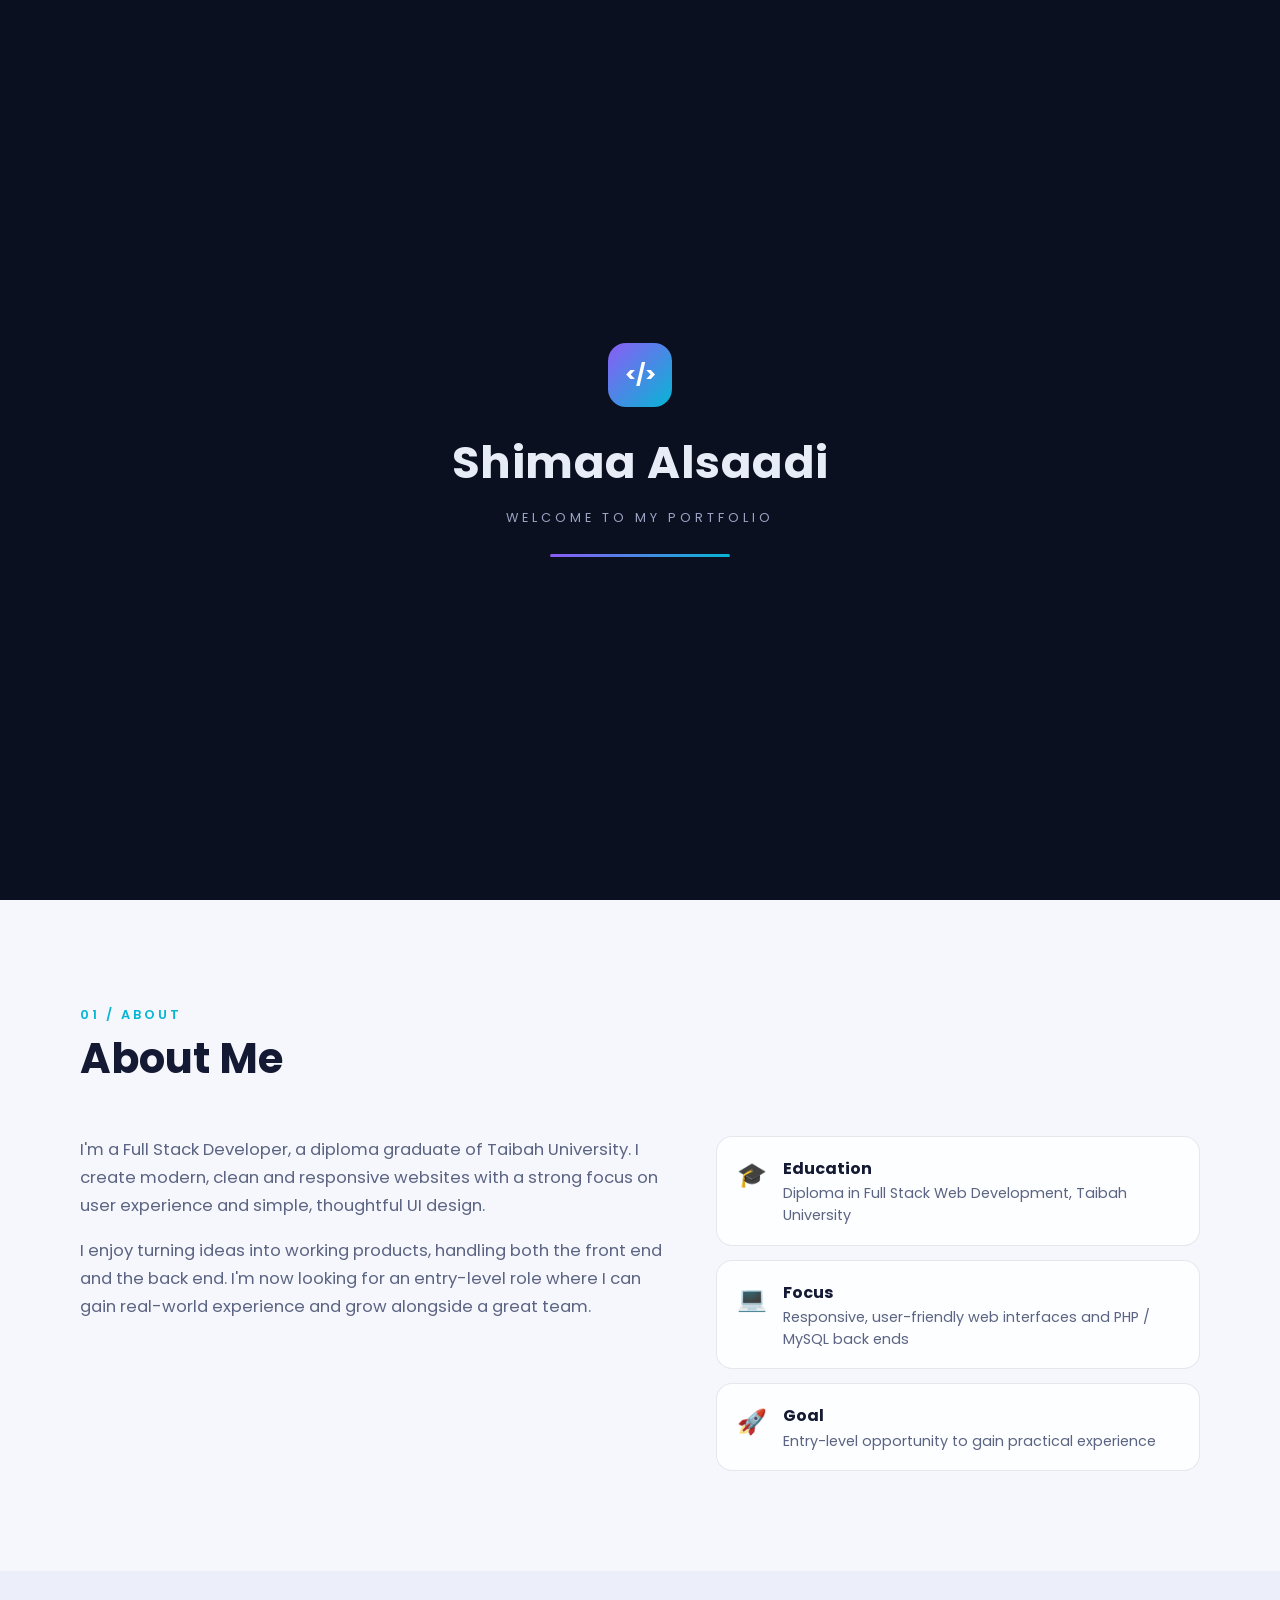
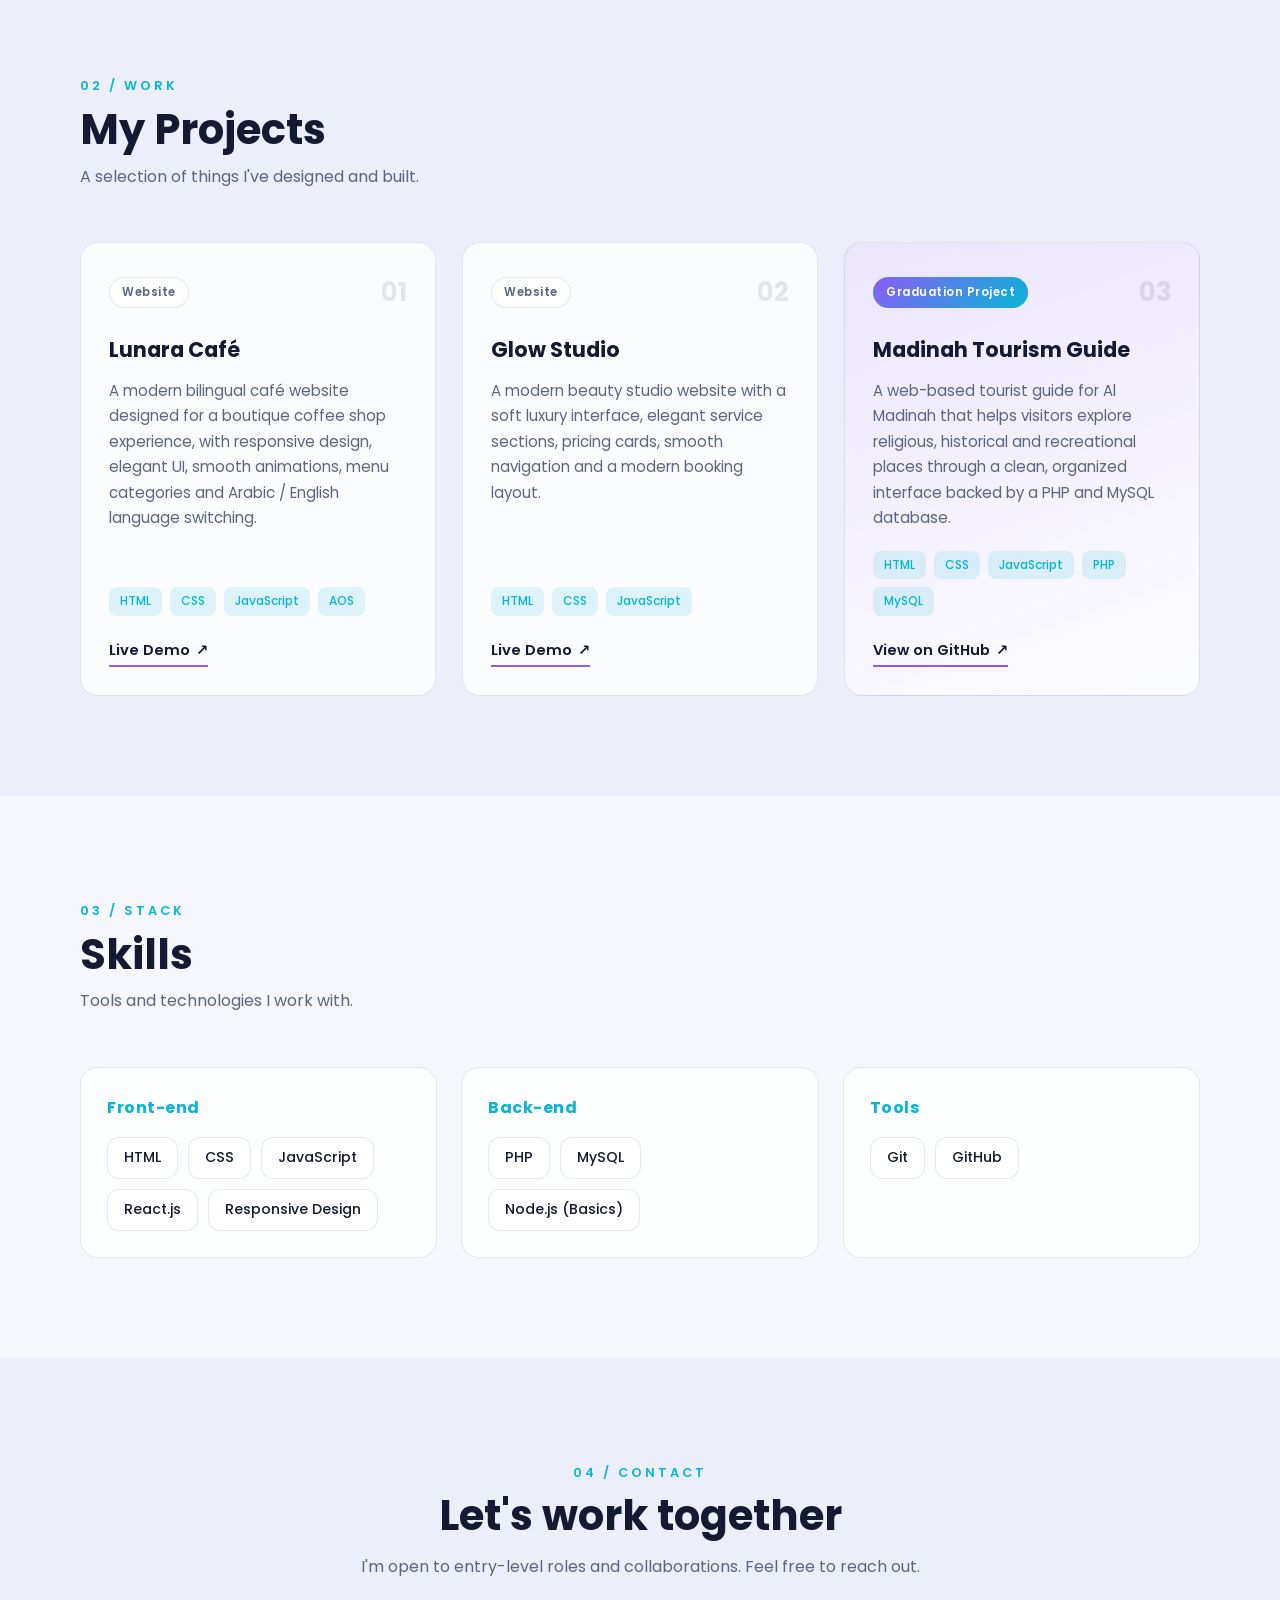
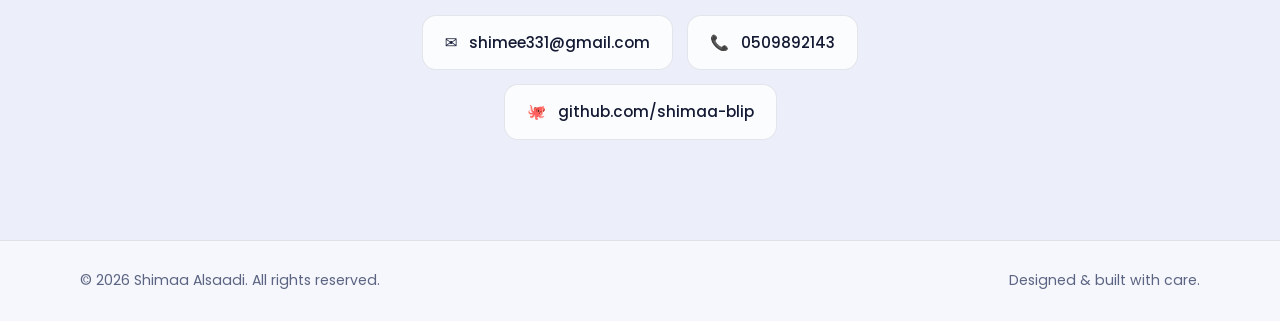
<file: index.html>
<!DOCTYPE html>
<html lang="en" data-theme="dark">
<head>
  <meta charset="UTF-8">
  <meta name="viewport" content="width=device-width, initial-scale=1.0">
  <title>Shimaa Alsaadi | Full Stack Developer</title>
  <meta name="description" content="Portfolio of Shimaa Alsaadi, a Full Stack Developer building clean, responsive and user-focused web applications with HTML, CSS, JavaScript, PHP and MySQL.">
  <meta name="author" content="Shimaa Alsaadi">
  <meta name="theme-color" content="#0b1020">

  <!-- Open Graph -->
  <meta property="og:type" content="website">
  <meta property="og:title" content="Shimaa Alsaadi | Full Stack Developer">
  <meta property="og:description" content="Clean, responsive and user-focused web applications.">

  <link rel="preconnect" href="https://fonts.googleapis.com">
  <link rel="preconnect" href="https://fonts.gstatic.com" crossorigin>
  <link href="https://fonts.googleapis.com/css2?family=Poppins:wght@300;400;500;600;700&display=swap" rel="stylesheet">
  <link rel="stylesheet" href="style.css">
  <noscript><style>#welcome-screen{display:none!important}.reveal{opacity:1!important;transform:none!important}</style></noscript>
</head>

<body>

  <!-- Welcome screen -->
  <div id="welcome-screen" aria-hidden="true">
    <div class="welcome-inner">
      <span class="welcome-logo">&lt;/&gt;</span>
      <h1>Shimaa Alsaadi</h1>
      <p>Welcome to my portfolio</p>
      <div class="welcome-bar"><span></span></div>
    </div>
  </div>

  <a class="skip-link" href="#main">Skip to content</a>
  <div class="scroll-progress" id="scrollProgress"></div>

  <header class="site-header" id="siteHeader">
    <div class="container header-inner">
      <a href="#home" class="logo" aria-label="Shimaa Alsaadi - Home">
        <span class="logo-mark">S</span>
        <span class="logo-text">Shimaa<span class="dot">.</span></span>
      </a>

      <nav class="nav" id="nav" aria-label="Main navigation">
        <a href="#home" class="nav-link">Home</a>
        <a href="#about" class="nav-link">About</a>
        <a href="#projects" class="nav-link">Projects</a>
        <a href="#skills" class="nav-link">Skills</a>
        <a href="#contact" class="nav-link">Contact</a>
      </nav>

      <div class="header-actions">
        <button class="icon-btn" id="themeToggle" type="button" aria-label="Toggle light and dark theme">
          <svg class="icon-sun" viewBox="0 0 24 24" width="20" height="20" fill="none" stroke="currentColor" stroke-width="2" stroke-linecap="round" stroke-linejoin="round"><circle cx="12" cy="12" r="4"/><path d="M12 2v2M12 20v2M4.9 4.9l1.4 1.4M17.7 17.7l1.4 1.4M2 12h2M20 12h2M4.9 19.1l1.4-1.4M17.7 6.3l1.4-1.4"/></svg>
          <svg class="icon-moon" viewBox="0 0 24 24" width="20" height="20" fill="none" stroke="currentColor" stroke-width="2" stroke-linecap="round" stroke-linejoin="round"><path d="M21 12.8A9 9 0 1 1 11.2 3a7 7 0 0 0 9.8 9.8z"/></svg>
        </button>
        <button class="icon-btn menu-btn" id="menuToggle" type="button" aria-label="Open menu" aria-expanded="false" aria-controls="nav">
          <span></span><span></span><span></span>
        </button>
      </div>
    </div>
  </header>

  <main id="main">

    <!-- HERO -->
    <section class="hero" id="home">
      <div class="hero-bg" aria-hidden="true">
        <span class="blob blob-1"></span>
        <span class="blob blob-2"></span>
        <span class="grid-overlay"></span>
      </div>

      <div class="container hero-inner">
        <div class="hero-text reveal">
          <span class="badge"><span class="pulse"></span> Open to entry-level opportunities</span>
          <h2 class="hero-title">Hello, I'm <span class="gradient-text">Shimaa</span></h2>
          <p class="hero-role">
            <span id="typed" aria-live="polite">Full Stack Developer</span><span class="cursor" aria-hidden="true">|</span>
          </p>
          <p class="hero-desc">
            I build clean, fast and responsive web applications, from polished interfaces
            to the PHP and MySQL logic behind them.
          </p>

          <div class="hero-buttons">
            <a class="btn btn-primary" href="#projects">View My Work</a>
            <a class="btn btn-ghost" href="shimaa-cv.pdf" target="_blank" rel="noopener noreferrer">View CV</a>
            <a class="btn btn-ghost" href="https://github.com/shimaa-blip" target="_blank" rel="noopener noreferrer">GitHub</a>
          </div>

          <ul class="hero-stats">
            <li><strong data-count="3">0</strong><span>Projects</span></li>
            <li><strong data-count="8">0</strong><span>Technologies</span></li>
            <li><strong data-count="2">0</strong><span>Languages (AR / EN)</span></li>
          </ul>
        </div>

        <div class="hero-visual reveal" aria-hidden="true">
          <div class="code-window">
            <div class="code-bar"><i></i><i></i><i></i><span>developer.js</span></div>
<pre><code><span class="c-k">const</span> <span class="c-v">shimaa</span> = {
  <span class="c-p">role</span>: <span class="c-s">"Full Stack Developer"</span>,
  <span class="c-p">frontend</span>: [<span class="c-s">"HTML"</span>, <span class="c-s">"CSS"</span>, <span class="c-s">"JS"</span>, <span class="c-s">"React"</span>],
  <span class="c-p">backend</span>: [<span class="c-s">"PHP"</span>, <span class="c-s">"MySQL"</span>, <span class="c-s">"Node.js"</span>],
  <span class="c-p">location</span>: <span class="c-s">"Madinah, KSA"</span>,
  <span class="c-p">learning</span>: <span class="c-k">true</span>,
  <span class="c-p">hireable</span>: <span class="c-k">true</span>
};</code></pre>
          </div>
        </div>
      </div>

      <a href="#about" class="scroll-hint" aria-label="Scroll to About section"><span></span></a>
    </section>

    <!-- ABOUT -->
    <section class="section" id="about">
      <div class="container">
        <div class="section-head reveal">
          <span class="eyebrow">01 / About</span>
          <h2>About Me</h2>
        </div>

        <div class="about-grid">
          <div class="about-text reveal">
            <p>
              I'm a Full Stack Developer, a diploma graduate of Taibah University.
              I create modern, clean and responsive websites with a strong focus on
              user experience and simple, thoughtful UI design.
            </p>
            <p>
              I enjoy turning ideas into working products, handling both the front end
              and the back end. I'm now looking for an entry-level role where I can gain
              real-world experience and grow alongside a great team.
            </p>
          </div>

          <ul class="about-cards reveal">
            <li><span class="ico">🎓</span><div><h3>Education</h3><p>Diploma in Full Stack Web Development, Taibah University</p></div></li>
            <li><span class="ico">💻</span><div><h3>Focus</h3><p>Responsive, user-friendly web interfaces and PHP / MySQL back ends</p></div></li>
            <li><span class="ico">🚀</span><div><h3>Goal</h3><p>Entry-level opportunity to gain practical experience</p></div></li>
          </ul>
        </div>
      </div>
    </section>

    <!-- PROJECTS -->
    <section class="section alt" id="projects">
      <div class="container">
        <div class="section-head reveal">
          <span class="eyebrow">02 / Work</span>
          <h2>My Projects</h2>
          <p>A selection of things I've designed and built.</p>
        </div>

        <div class="cards">

          <article class="card reveal">
            <div class="card-top"><span class="card-tag">Website</span><span class="card-num">01</span></div>
            <h3>Lunara Café</h3>
            <p>
              A modern bilingual café website designed for a boutique coffee shop experience,
              with responsive design, elegant UI, smooth animations, menu categories and
              Arabic / English language switching.
            </p>
            <ul class="tech">
              <li>HTML</li><li>CSS</li><li>JavaScript</li><li>AOS</li>
            </ul>
            <div class="card-links">
              <a class="project-link" href="https://shimaa-blip.github.io/lunare-cafe/" target="_blank" rel="noopener noreferrer">Live Demo <span aria-hidden="true">↗</span></a>
            </div>
          </article>

          <article class="card reveal">
            <div class="card-top"><span class="card-tag">Website</span><span class="card-num">02</span></div>
            <h3>Glow Studio</h3>
            <p>
              A modern beauty studio website with a soft luxury interface, elegant service
              sections, pricing cards, smooth navigation and a modern booking layout.
            </p>
            <ul class="tech">
              <li>HTML</li><li>CSS</li><li>JavaScript</li>
            </ul>
            <div class="card-links">
              <a class="project-link" href="https://shimaa-blip.github.io/glow/" target="_blank" rel="noopener noreferrer">Live Demo <span aria-hidden="true">↗</span></a>
            </div>
          </article>

          <article class="card featured reveal">
            <div class="card-top"><span class="card-tag accent">Graduation Project</span><span class="card-num">03</span></div>
            <h3>Madinah Tourism Guide</h3>
            <p>
              A web-based tourist guide for Al Madinah that helps visitors explore religious,
              historical and recreational places through a clean, organized interface backed
              by a PHP and MySQL database.
            </p>
            <ul class="tech">
              <li>HTML</li><li>CSS</li><li>JavaScript</li><li>PHP</li><li>MySQL</li>
            </ul>
            <div class="card-links">
              <a class="project-link" href="https://github.com/shimaa-blip/madinah-tour-guide" target="_blank" rel="noopener noreferrer">View on GitHub <span aria-hidden="true">↗</span></a>
            </div>
          </article>

        </div>
      </div>
    </section>

    <!-- SKILLS -->
    <section class="section" id="skills">
      <div class="container">
        <div class="section-head reveal">
          <span class="eyebrow">03 / Stack</span>
          <h2>Skills</h2>
          <p>Tools and technologies I work with.</p>
        </div>

        <div class="skill-groups">
          <div class="skill-group reveal">
            <h3>Front-end</h3>
            <div class="skills">
              <span>HTML</span><span>CSS</span><span>JavaScript</span><span>React.js</span><span>Responsive Design</span>
            </div>
          </div>
          <div class="skill-group reveal">
            <h3>Back-end</h3>
            <div class="skills">
              <span>PHP</span><span>MySQL</span><span>Node.js (Basics)</span>
            </div>
          </div>
          <div class="skill-group reveal">
            <h3>Tools</h3>
            <div class="skills">
              <span>Git</span><span>GitHub</span>
            </div>
          </div>
        </div>
      </div>
    </section>

    <!-- CONTACT -->
    <section class="section alt" id="contact">
      <div class="container">
        <div class="contact-box reveal">
          <span class="eyebrow">04 / Contact</span>
          <h2>Let's work together</h2>
          <p>I'm open to entry-level roles and collaborations. Feel free to reach out.</p>

          <div class="contact-links">
            <a class="contact-item" href="mailto:shimee331@gmail.com">
              <span class="ico">✉️</span><span>shimee331@gmail.com</span>
            </a>
            <a class="contact-item" href="tel:+966509892143">
              <span class="ico">📞</span><span dir="ltr">0509892143</span>
            </a>
            <a class="contact-item" href="https://github.com/shimaa-blip" target="_blank" rel="noopener noreferrer">
              <span class="ico">🐙</span><span>github.com/shimaa-blip</span>
            </a>
          </div>
        </div>
      </div>
    </section>

  </main>

  <footer class="site-footer">
    <div class="container footer-inner">
      <p>&copy; <span id="year">2026</span> Shimaa Alsaadi. All rights reserved.</p>
      <p class="muted">Designed &amp; built with care.</p>
    </div>
  </footer>

  <button class="to-top" id="toTop" type="button" aria-label="Back to top">↑</button>

  <script src="script.js"></script>
</body>
</html>
</file>
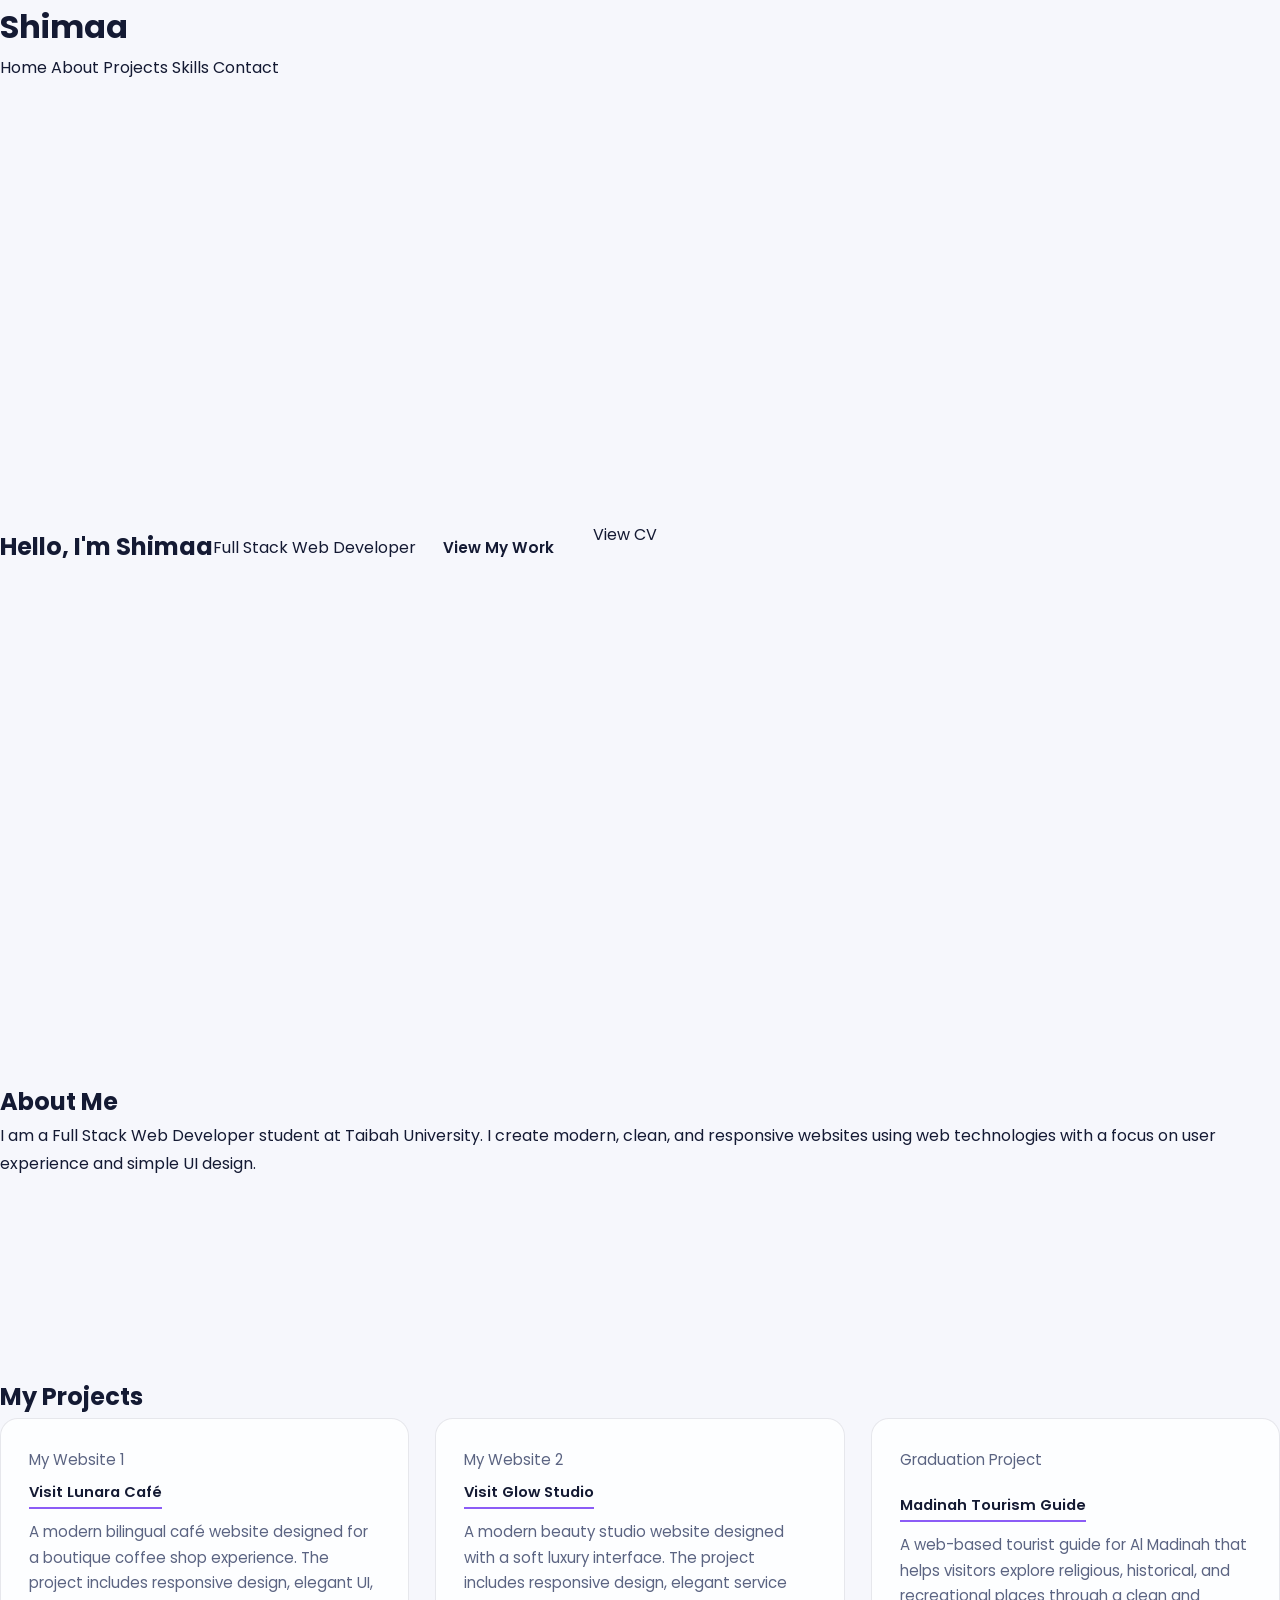
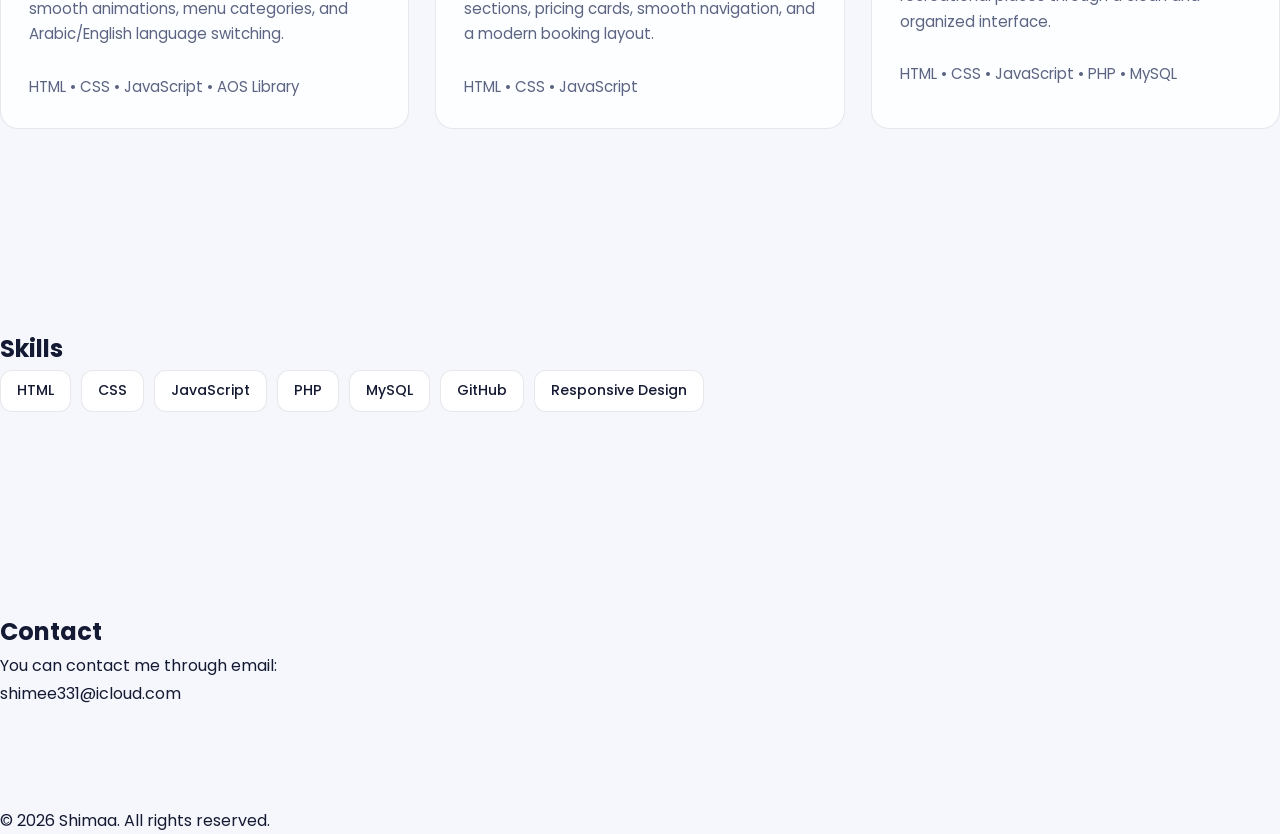
<file: indext.html>
<!DOCTYPE html>
<html lang="en">
<head>
  <meta charset="UTF-8">
  <meta name="viewport" content="width=device-width, initial-scale=1.0">
  <meta name="description" content="Personal portfolio website for showcasing projects and skills.">

  <title>Shimaa Portfolio</title>

  <link href="https://fonts.googleapis.com/css2?family=Poppins:wght@300;400;500;600;700&display=swap" rel="stylesheet">
  <link rel="stylesheet" href="style.css">
</head>

<body>

  <header>
    <h1>Shimaa</h1>

    <nav>
      <a href="#home">Home</a>
      <a href="#about">About</a>
      <a href="#projects">Projects</a>
      <a href="#skills">Skills</a>
      <a href="#contact">Contact</a>
    </nav>
  </header>

  <main>

    <section class="hero" id="home">

      <h2>Hello, I'm Shimaa</h2>

      <p>
        Full Stack Web Developer
      </p>

      <div class="hero-buttons">

        <a class="btn" href="#projects">
          View My Work
        </a>

        <a
          class="cv-btn"
          href="shimaa-cv.jpg"
          target="_blank"
          rel="noopener noreferrer"
        >
          View CV
        </a>

      </div>

    </section>

    <section class="section" id="about">

      <h2>About Me</h2>

      <p>
        I am a Full Stack Web Developer student at Taibah University.
        I create modern, clean, and responsive websites using web technologies
        with a focus on user experience and simple UI design.
      </p>

    </section>

    <section class="section" id="projects">

      <h2>My Projects</h2>

      <div class="cards">

        <div class="card">

          <p>My Website 1</p>

          <h3>
            <a
              href="https://shimaa-blip.github.io/lunare-cafe/"
              target="_blank"
              rel="noopener noreferrer"
              class="project-link"
            >
              Visit Lunara Café
            </a>
          </h3>

          <p>
            A modern bilingual café website designed for a boutique coffee shop experience.
            The project includes responsive design, elegant UI, smooth animations,
            menu categories, and Arabic/English language switching.
          </p>

          <br>

          <p>
            HTML • CSS • JavaScript • AOS Library
          </p>

        </div>

        <div class="card">

          <p>My Website 2</p>

          <h3>
            <a
              href="https://shimaa-blip.github.io/glow/"
              target="_blank"
              rel="noopener noreferrer"
              class="project-link"
            >
              Visit Glow Studio
            </a>
          </h3>

          <p>
            A modern beauty studio website designed with a soft luxury interface.
            The project includes responsive design, elegant service sections,
            pricing cards, smooth navigation, and a modern booking layout.
          </p>

          <br>

          <p>
            HTML • CSS • JavaScript
          </p>

        </div>

        <div class="card">

          <p>Graduation Project</p>

          <h3>
            <a
              href="https://github.com/shimaa-blip/madinah-tour-guide"
              target="_blank"
              rel="noopener noreferrer"
              class="project-link"
            >
              Madinah Tourism Guide
            </a>
          </h3>

          <p>
            A web-based tourist guide for Al Madinah that helps visitors explore
            religious, historical, and recreational places through a clean and organized interface.
          </p>

          <br>

          <p>
            HTML • CSS • JavaScript • PHP • MySQL
          </p>

        </div>

      </div>

    </section>

    <section class="section" id="skills">

      <h2>Skills</h2>

      <div class="skills">
        <span>HTML</span>
        <span>CSS</span>
        <span>JavaScript</span>
        <span>PHP</span>
        <span>MySQL</span>
        <span>GitHub</span>
        <span>Responsive Design</span>
      </div>

    </section>

    <section class="section" id="contact">

      <h2>Contact</h2>

      <p>
        You can contact me through email:
      </p>

      <a
        class="email-link"
        href="mailto:shimee331@icloud.com"
      >
        shimee331@icloud.com
      </a>

    </section>

  </main>

  <footer>
    <p>&copy; 2026 Shimaa. All rights reserved.</p>
  </footer>

  <script src="script.js"></script>

</body>
</html>
</file>
<file: style.css>
/* ==========================================================
   Shimaa Alsaadi - Portfolio
   ========================================================== */

:root {
  --bg: #0b1020;
  --bg-alt: #0f1630;
  --surface: rgba(255, 255, 255, 0.04);
  --surface-strong: rgba(255, 255, 255, 0.07);
  --border: rgba(255, 255, 255, 0.10);
  --text: #e8ecf7;
  --muted: #9aa4c2;
  --primary: #8b5cf6;
  --primary-2: #06b6d4;
  --grad: linear-gradient(135deg, #8b5cf6 0%, #06b6d4 100%);
  --shadow: 0 20px 50px -20px rgba(0, 0, 0, 0.6);
  --radius: 18px;
  --header-h: 72px;
  --ease: cubic-bezier(.2, .7, .2, 1);
}

[data-theme="light"] {
  --bg: #f6f7fc;
  --bg-alt: #eceffa;
  --surface: rgba(255, 255, 255, 0.8);
  --surface-strong: #ffffff;
  --border: rgba(20, 30, 70, 0.10);
  --text: #141a33;
  --muted: #5b6482;
  --shadow: 0 20px 40px -22px rgba(30, 40, 90, 0.35);
}

*, *::before, *::after { box-sizing: border-box; margin: 0; padding: 0; }

html { scroll-behavior: smooth; scroll-padding-top: var(--header-h); }

body {
  font-family: "Poppins", system-ui, -apple-system, "Segoe UI", sans-serif;
  background: var(--bg);
  color: var(--text);
  line-height: 1.7;
  -webkit-font-smoothing: antialiased;
  overflow-x: hidden;
  transition: background .3s var(--ease), color .3s var(--ease);
}

a { color: inherit; text-decoration: none; }
ul { list-style: none; }
button { font: inherit; color: inherit; background: none; border: 0; cursor: pointer; }
img, svg { display: block; max-width: 100%; }

:focus-visible { outline: 2px solid var(--primary-2); outline-offset: 3px; border-radius: 6px; }

.container { width: min(1120px, 92%); margin-inline: auto; }

.skip-link {
  position: fixed; top: -60px; left: 12px; z-index: 300;
  background: var(--primary); color: #fff; padding: 10px 16px; border-radius: 10px;
  transition: top .2s;
}
.skip-link:focus { top: 12px; }

.gradient-text {
  background: var(--grad);
  -webkit-background-clip: text; background-clip: text;
  -webkit-text-fill-color: transparent; color: transparent;
}

/* ---------- Welcome screen ---------- */
#welcome-screen {
  position: fixed; inset: 0; z-index: 1000;
  display: grid; place-items: center; text-align: center;
  background: #0b1020; color: #e8ecf7;
  transition: opacity .6s var(--ease), visibility .6s;
}
#welcome-screen.hide { opacity: 0; visibility: hidden; }
.welcome-inner { animation: rise .8s var(--ease) both; }
.welcome-logo {
  display: inline-grid; place-items: center; width: 64px; height: 64px; margin-bottom: 18px;
  border-radius: 18px; background: var(--grad); font-weight: 700; font-size: 1.3rem; color: #fff;
}
#welcome-screen h1 { font-size: clamp(1.8rem, 5vw, 2.8rem); font-weight: 700; letter-spacing: .5px; }
#welcome-screen p { color: #9aa4c2; letter-spacing: 4px; text-transform: uppercase; font-size: .8rem; margin-top: 6px; }
.welcome-bar { width: 180px; height: 3px; margin: 26px auto 0; background: rgba(255,255,255,.1); border-radius: 3px; overflow: hidden; }
.welcome-bar span { display: block; height: 100%; width: 0; background: var(--grad); animation: load 1.4s var(--ease) forwards; }

@keyframes load { to { width: 100%; } }
@keyframes rise { from { opacity: 0; transform: translateY(14px); } to { opacity: 1; transform: none; } }

/* ---------- Scroll progress ---------- */
.scroll-progress {
  position: fixed; top: 0; left: 0; height: 3px; width: 0; z-index: 200; background: var(--grad);
}

/* ---------- Header ---------- */
.site-header {
  position: fixed; top: 0; left: 0; right: 0; z-index: 100; height: var(--header-h);
  display: flex; align-items: center;
  transition: background .3s, box-shadow .3s, backdrop-filter .3s;
}
.site-header.scrolled {
  background: color-mix(in srgb, var(--bg) 78%, transparent);
  -webkit-backdrop-filter: blur(14px); backdrop-filter: blur(14px);
  box-shadow: 0 1px 0 var(--border);
}
.header-inner { display: flex; align-items: center; justify-content: space-between; gap: 20px; }

.logo { display: flex; align-items: center; gap: 10px; font-weight: 600; font-size: 1.15rem; }
.logo-mark {
  display: grid; place-items: center; width: 36px; height: 36px; border-radius: 11px;
  background: var(--grad); color: #fff; font-weight: 700;
}
.logo .dot { color: var(--primary-2); }

.nav { display: flex; gap: 6px; }
.nav-link {
  position: relative; padding: 8px 14px; border-radius: 10px; color: var(--muted);
  font-size: .95rem; font-weight: 500; transition: color .2s, background .2s;
}
.nav-link:hover { color: var(--text); background: var(--surface); }
.nav-link.active { color: var(--text); }
.nav-link.active::after {
  content: ""; position: absolute; left: 14px; right: 14px; bottom: 2px; height: 2px;
  background: var(--grad); border-radius: 2px;
}

.header-actions { display: flex; align-items: center; gap: 8px; }
.icon-btn {
  display: grid; place-items: center; width: 42px; height: 42px; border-radius: 12px;
  background: var(--surface); border: 1px solid var(--border); transition: transform .2s, background .2s;
}
.icon-btn:hover { transform: translateY(-2px); background: var(--surface-strong); }
.icon-moon { display: none; }
[data-theme="light"] .icon-sun { display: none; }
[data-theme="light"] .icon-moon { display: block; }

.menu-btn { display: none; flex-direction: column; gap: 5px; }
.menu-btn span { display: block; width: 18px; height: 2px; background: currentColor; border-radius: 2px; transition: transform .3s, opacity .3s; }
.menu-btn[aria-expanded="true"] span:nth-child(1) { transform: translateY(7px) rotate(45deg); }
.menu-btn[aria-expanded="true"] span:nth-child(2) { opacity: 0; }
.menu-btn[aria-expanded="true"] span:nth-child(3) { transform: translateY(-7px) rotate(-45deg); }

/* ---------- Buttons ---------- */
.btn {
  display: inline-flex; align-items: center; justify-content: center; gap: 8px;
  padding: 13px 26px; border-radius: 14px; font-weight: 600; font-size: .95rem;
  border: 1px solid transparent; transition: transform .25s var(--ease), box-shadow .25s, background .25s;
}
.btn:hover { transform: translateY(-3px); }
.btn-primary { background: var(--grad); color: #fff; box-shadow: 0 12px 28px -10px rgba(139, 92, 246, .7); }
.btn-primary:hover { box-shadow: 0 16px 34px -10px rgba(6, 182, 212, .7); }
.btn-ghost { background: var(--surface); border-color: var(--border); }
.btn-ghost:hover { background: var(--surface-strong); }

/* ---------- Hero ---------- */
.hero {
  position: relative; min-height: 100svh; display: flex; align-items: center;
  padding: calc(var(--header-h) + 30px) 0 70px; overflow: hidden;
}
.hero-bg { position: absolute; inset: 0; z-index: -1; }
.blob { position: absolute; border-radius: 50%; filter: blur(90px); opacity: .45; animation: float 14s ease-in-out infinite; }
.blob-1 { width: 420px; height: 420px; background: #8b5cf6; top: -80px; left: -100px; }
.blob-2 { width: 380px; height: 380px; background: #06b6d4; bottom: -80px; right: -80px; animation-delay: -6s; }
[data-theme="light"] .blob { opacity: .28; }
.grid-overlay {
  position: absolute; inset: 0;
  background-image: linear-gradient(var(--border) 1px, transparent 1px), linear-gradient(90deg, var(--border) 1px, transparent 1px);
  background-size: 56px 56px;
  -webkit-mask-image: radial-gradient(ellipse at center, #000 20%, transparent 72%);
  mask-image: radial-gradient(ellipse at center, #000 20%, transparent 72%);
  opacity: .5;
}
@keyframes float { 50% { transform: translate(30px, 24px) scale(1.08); } }

.hero-inner { display: grid; grid-template-columns: 1.1fr .9fr; gap: 50px; align-items: center; }

.badge {
  display: inline-flex; align-items: center; gap: 10px; padding: 7px 16px; border-radius: 999px;
  background: var(--surface); border: 1px solid var(--border); font-size: .82rem; color: var(--muted);
}
.pulse { width: 9px; height: 9px; border-radius: 50%; background: #22c55e; box-shadow: 0 0 0 0 rgba(34,197,94,.6); animation: pulse 2s infinite; }
@keyframes pulse { 70% { box-shadow: 0 0 0 10px rgba(34,197,94,0); } 100% { box-shadow: 0 0 0 0 rgba(34,197,94,0); } }

.hero-title { font-size: clamp(2.4rem, 6vw, 4.2rem); line-height: 1.1; margin: 18px 0 8px; font-weight: 700; }
.hero-role { font-size: clamp(1.15rem, 2.4vw, 1.5rem); font-weight: 500; min-height: 2.2rem; color: var(--text); }
.cursor { color: var(--primary-2); animation: blink 1s steps(1) infinite; margin-left: 2px; }
@keyframes blink { 50% { opacity: 0; } }
.hero-desc { color: var(--muted); max-width: 520px; margin: 14px 0 28px; }
.hero-buttons { display: flex; flex-wrap: wrap; gap: 12px; }

.hero-stats { display: flex; gap: 34px; margin-top: 40px; flex-wrap: wrap; }
.hero-stats li { display: flex; flex-direction: column; }
.hero-stats strong { font-size: 1.9rem; line-height: 1.1; background: var(--grad); -webkit-background-clip: text; background-clip: text; -webkit-text-fill-color: transparent; }
.hero-stats span { font-size: .8rem; color: var(--muted); }

.code-window {
  background: #0d1326; border: 1px solid rgba(255,255,255,.1); border-radius: var(--radius);
  box-shadow: var(--shadow); overflow: hidden; transform: rotate(1.5deg); transition: transform .4s var(--ease);
}
.code-window:hover { transform: rotate(0) translateY(-4px); }
.code-bar { display: flex; align-items: center; gap: 7px; padding: 12px 16px; background: rgba(255,255,255,.05); }
.code-bar i { width: 11px; height: 11px; border-radius: 50%; background: #ff5f57; }
.code-bar i:nth-child(2) { background: #febc2e; }
.code-bar i:nth-child(3) { background: #28c840; }
.code-bar span { margin-left: 10px; font-size: .75rem; color: #7f8aaa; font-family: ui-monospace, "SF Mono", Consolas, monospace; }
.code-window pre { padding: 22px 24px; overflow-x: auto; }
.code-window code { font-family: ui-monospace, "SF Mono", Consolas, monospace; font-size: .86rem; line-height: 1.85; color: #cdd6f4; }
.c-k { color: #c792ea; } .c-v { color: #82aaff; } .c-p { color: #7fdbca; } .c-s { color: #ecc48d; }

.scroll-hint {
  position: absolute; bottom: 22px; left: 50%; width: 24px; height: 40px; transform: translateX(-50%);
  border: 2px solid var(--border); border-radius: 14px;
}
.scroll-hint span { position: absolute; top: 7px; left: 50%; width: 4px; height: 8px; margin-left: -2px; border-radius: 2px; background: var(--primary-2); animation: scrollDot 1.8s infinite; }
@keyframes scrollDot { 0% { opacity: 1; transform: translateY(0); } 100% { opacity: 0; transform: translateY(14px); } }

/* ---------- Sections ---------- */
.section { padding: 100px 0; }
.section.alt { background: var(--bg-alt); }
.section-head { margin-bottom: 52px; }
.eyebrow { display: inline-block; font-size: .8rem; letter-spacing: 3px; text-transform: uppercase; color: var(--primary-2); font-weight: 600; margin-bottom: 8px; }
.section-head h2, .contact-box h2 { font-size: clamp(1.8rem, 4vw, 2.6rem); line-height: 1.2; font-weight: 700; }
.section-head p { color: var(--muted); margin-top: 8px; }

/* About */
.about-grid { display: grid; grid-template-columns: 1.1fr .9fr; gap: 44px; align-items: start; }
.about-text p { color: var(--muted); font-size: 1.04rem; }
.about-text p + p { margin-top: 16px; }
.about-cards { display: grid; gap: 14px; }
.about-cards li {
  display: flex; gap: 16px; align-items: flex-start; padding: 18px 20px;
  background: var(--surface); border: 1px solid var(--border); border-radius: 16px;
  transition: transform .3s var(--ease), border-color .3s;
}
.about-cards li:hover { transform: translateX(6px); border-color: var(--primary); }
.about-cards .ico { font-size: 1.5rem; }
.about-cards h3 { font-size: 1rem; }
.about-cards p { color: var(--muted); font-size: .9rem; line-height: 1.55; }

/* Projects */
.cards { display: grid; grid-template-columns: repeat(auto-fit, minmax(300px, 1fr)); gap: 26px; }
.card {
  position: relative; display: flex; flex-direction: column; padding: 28px;
  background: var(--surface); border: 1px solid var(--border); border-radius: var(--radius);
  transition: transform .35s var(--ease), box-shadow .35s, border-color .35s; overflow: hidden;
}
.card::before {
  content: ""; position: absolute; inset: 0 0 auto 0; height: 3px; background: var(--grad);
  transform: scaleX(0); transform-origin: left; transition: transform .45s var(--ease);
}
.card:hover { transform: translateY(-8px); box-shadow: var(--shadow); border-color: color-mix(in srgb, var(--primary) 50%, var(--border)); }
.card:hover::before { transform: scaleX(1); }
.card.featured { background: linear-gradient(160deg, color-mix(in srgb, var(--primary) 14%, var(--surface)), var(--surface)); }
.card-top { display: flex; justify-content: space-between; align-items: center; margin-bottom: 18px; }
.card-tag { font-size: .72rem; font-weight: 600; letter-spacing: .5px; padding: 5px 12px; border-radius: 999px; background: var(--surface-strong); border: 1px solid var(--border); color: var(--muted); }
.card-tag.accent { background: var(--grad); color: #fff; border-color: transparent; }
.card-num { font-size: 1.6rem; font-weight: 700; color: var(--border); }
.card h3 { font-size: 1.3rem; margin-bottom: 10px; }
.card p { color: var(--muted); font-size: .94rem; flex: 1; }
.tech { display: flex; flex-wrap: wrap; gap: 8px; margin: 20px 0; }
.tech li { font-size: .75rem; padding: 4px 11px; border-radius: 8px; background: color-mix(in srgb, var(--primary-2) 12%, transparent); color: var(--primary-2); font-weight: 500; }
.project-link { display: inline-flex; gap: 6px; font-weight: 600; font-size: .92rem; color: var(--text); border-bottom: 2px solid var(--primary); padding-bottom: 2px; transition: gap .25s, color .25s; }
.project-link:hover { gap: 12px; color: var(--primary-2); }

/* Skills */
.skill-groups { display: grid; grid-template-columns: repeat(auto-fit, minmax(260px, 1fr)); gap: 24px; }
.skill-group { padding: 26px; background: var(--surface); border: 1px solid var(--border); border-radius: var(--radius); }
.skill-group h3 { font-size: 1rem; margin-bottom: 16px; color: var(--primary-2); letter-spacing: .5px; }
.skills { display: flex; flex-wrap: wrap; gap: 10px; }
.skills span {
  padding: 8px 16px; border-radius: 12px; font-size: .88rem; font-weight: 500;
  background: var(--surface-strong); border: 1px solid var(--border); transition: transform .25s, background .25s, color .25s, border-color .25s;
}
.skills span:hover { transform: translateY(-3px); background: var(--grad); color: #fff; border-color: transparent; }

/* Contact */
.contact-box { text-align: center; max-width: 720px; margin-inline: auto; }
.contact-box p { color: var(--muted); margin: 12px 0 34px; }
.contact-links { display: flex; flex-wrap: wrap; gap: 14px; justify-content: center; }
.contact-item {
  display: inline-flex; align-items: center; gap: 12px; padding: 14px 22px; border-radius: 14px;
  background: var(--surface); border: 1px solid var(--border); font-weight: 500; font-size: .95rem;
  transition: transform .25s var(--ease), border-color .25s, background .25s;
}
.contact-item:hover { transform: translateY(-4px); border-color: var(--primary); background: var(--surface-strong); }

/* Footer */
.site-footer { border-top: 1px solid var(--border); padding: 28px 0; font-size: .88rem; color: var(--muted); }
.footer-inner { display: flex; justify-content: space-between; flex-wrap: wrap; gap: 8px; }

.to-top {
  position: fixed; right: 22px; bottom: 22px; z-index: 90; width: 46px; height: 46px; border-radius: 14px;
  background: var(--grad); color: #fff; font-size: 1.2rem; box-shadow: 0 12px 26px -8px rgba(139, 92, 246, .7);
  opacity: 0; visibility: hidden; transform: translateY(14px); transition: .3s var(--ease);
}
.to-top.show { opacity: 1; visibility: visible; transform: none; }
.to-top:hover { transform: translateY(-4px); }

/* ---------- Reveal ---------- */
.reveal { opacity: 0; transform: translateY(28px); transition: opacity .8s var(--ease), transform .8s var(--ease); }
.reveal.visible { opacity: 1; transform: none; }

/* ---------- Responsive ---------- */
@media (max-width: 900px) {
  .hero-inner, .about-grid { grid-template-columns: 1fr; }
  .hero-visual { max-width: 460px; }
  .section { padding: 80px 0; }
}

@media (max-width: 760px) {
  .menu-btn { display: flex; }
  .nav {
    position: fixed; top: var(--header-h); left: 4%; right: 4%; flex-direction: column; gap: 4px; padding: 14px;
    background: color-mix(in srgb, var(--bg) 94%, transparent); -webkit-backdrop-filter: blur(16px); backdrop-filter: blur(16px);
    border: 1px solid var(--border); border-radius: 18px; box-shadow: var(--shadow);
    opacity: 0; visibility: hidden; transform: translateY(-10px); transition: .3s var(--ease);
  }
  .nav.open { opacity: 1; visibility: visible; transform: none; }
  .nav-link { padding: 12px 16px; }
  .nav-link.active::after { display: none; }
  .nav-link.active { background: var(--surface-strong); }
  .hero { text-align: left; }
  .scroll-hint { display: none; }
  .footer-inner { flex-direction: column; align-items: center; text-align: center; }
}

@media (prefers-reduced-motion: reduce) {
  html { scroll-behavior: auto; }
  *, *::before, *::after { animation-duration: .01ms !important; animation-iteration-count: 1 !important; transition-duration: .01ms !important; }
  .reveal { opacity: 1; transform: none; }
}
</file>
